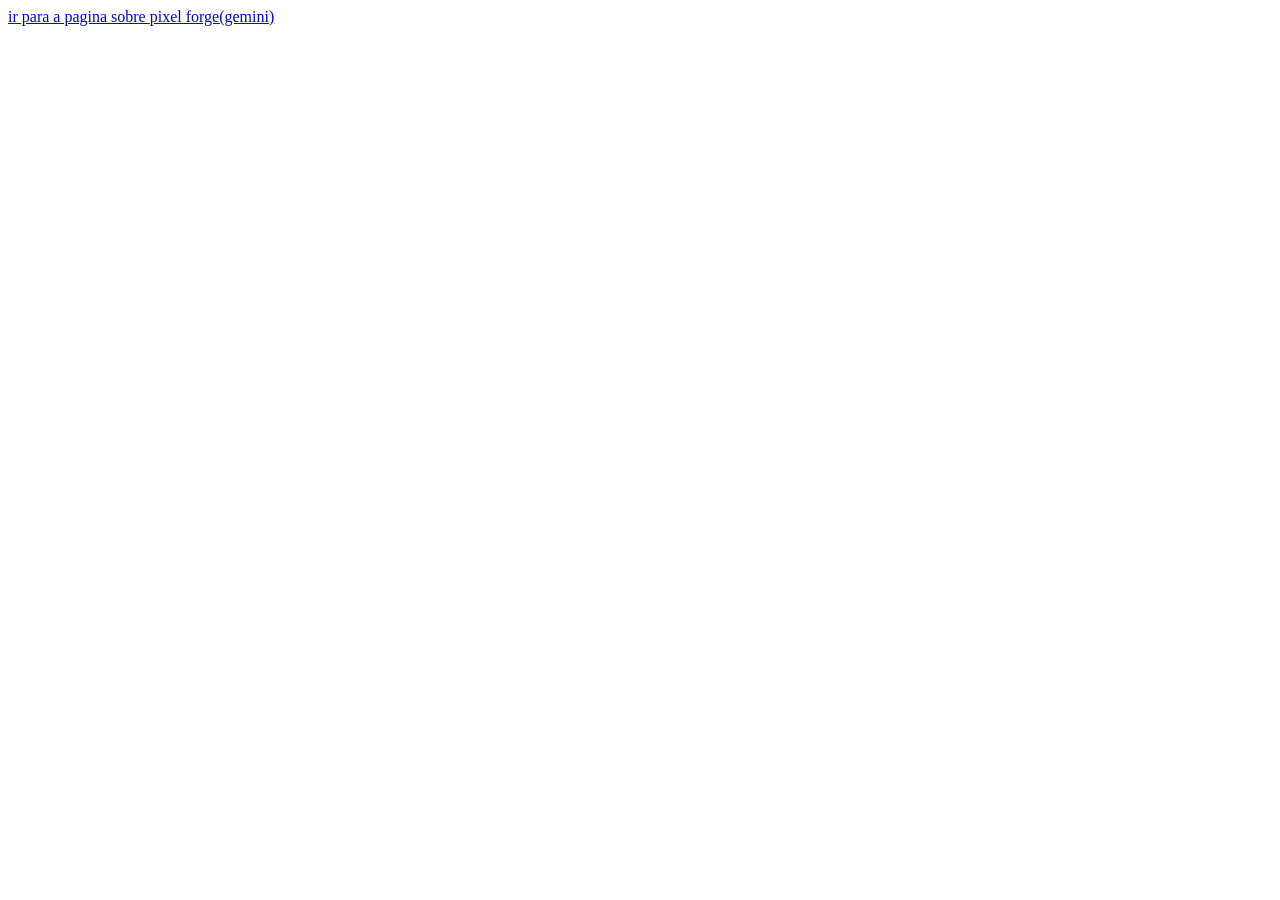
<file: index.html>
<!DOCTYPE html>
<html>
    <head></head>
    <body>
        <a href="sobre.html" > ir para a pagina sobre </a>
        <a href="gemini-code-1779391981391.html">pixel forge(gemini)</a>
    </body>
</html>
</file>
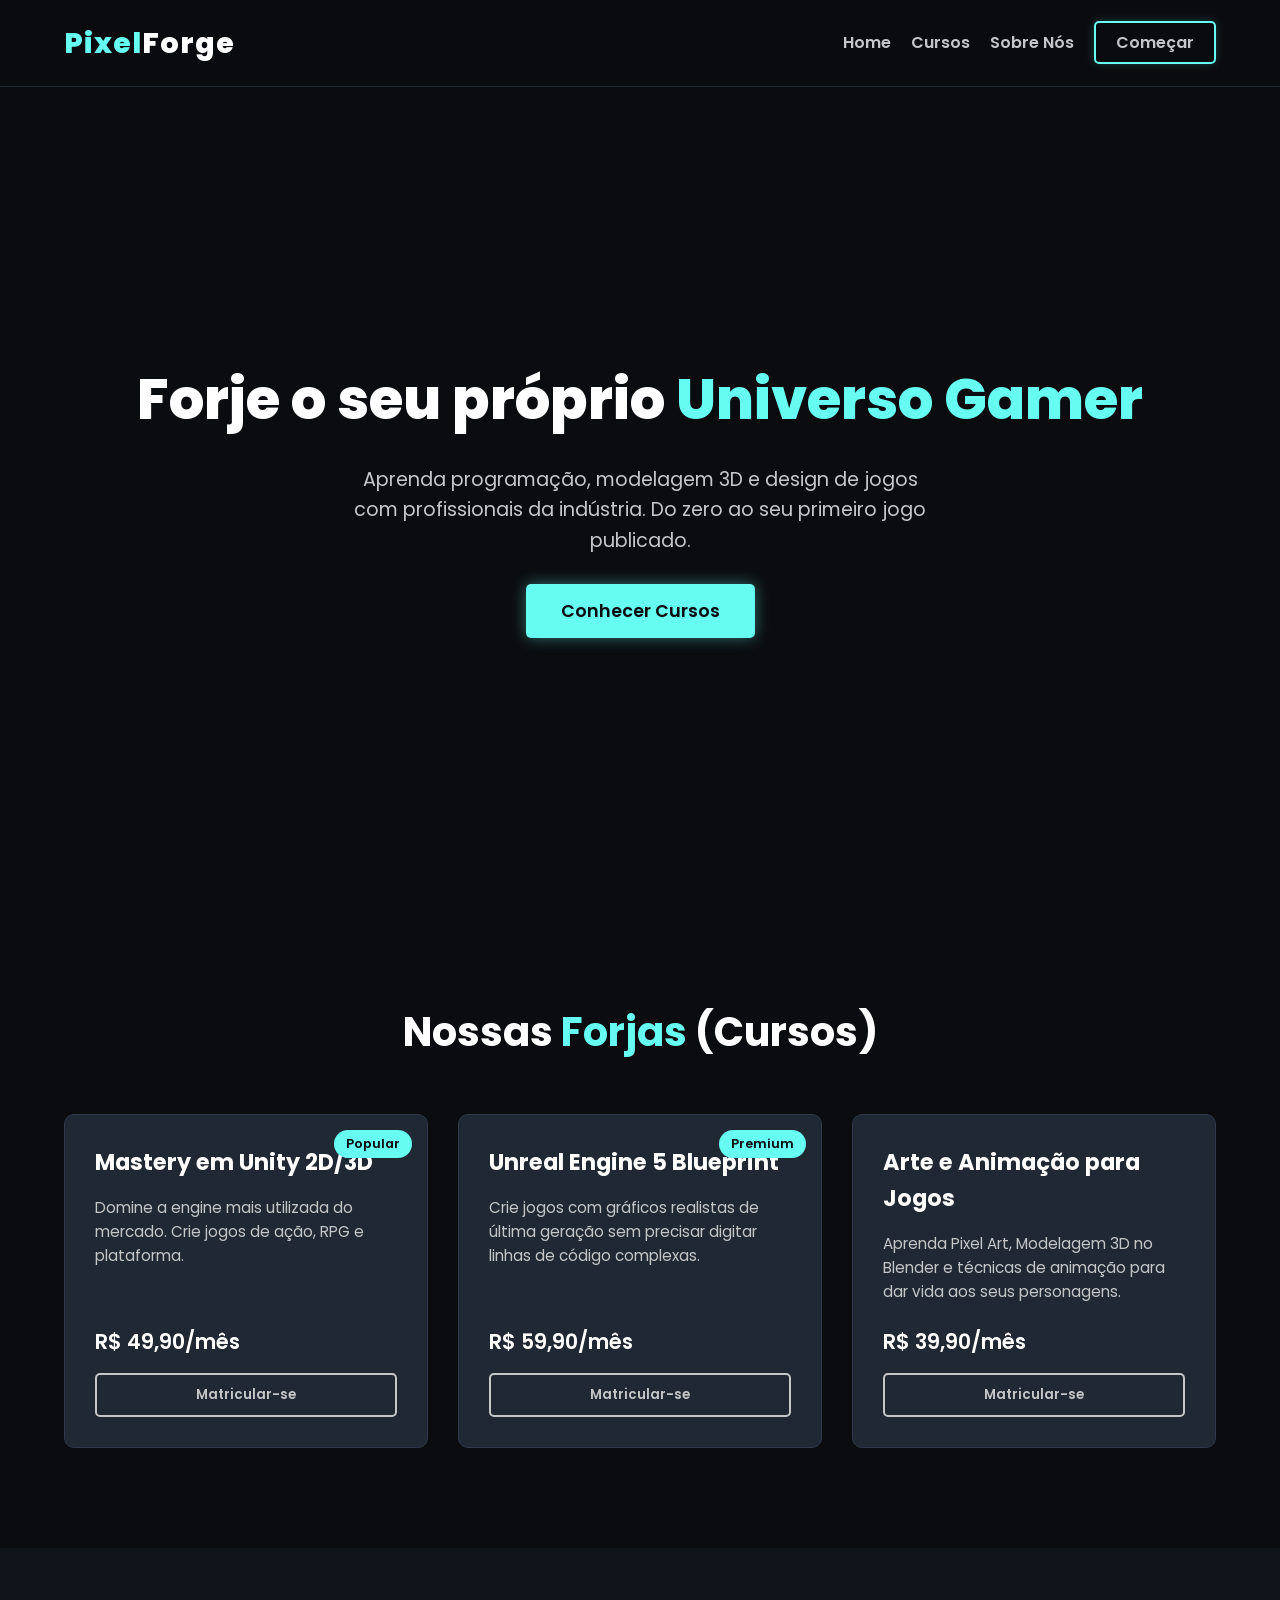
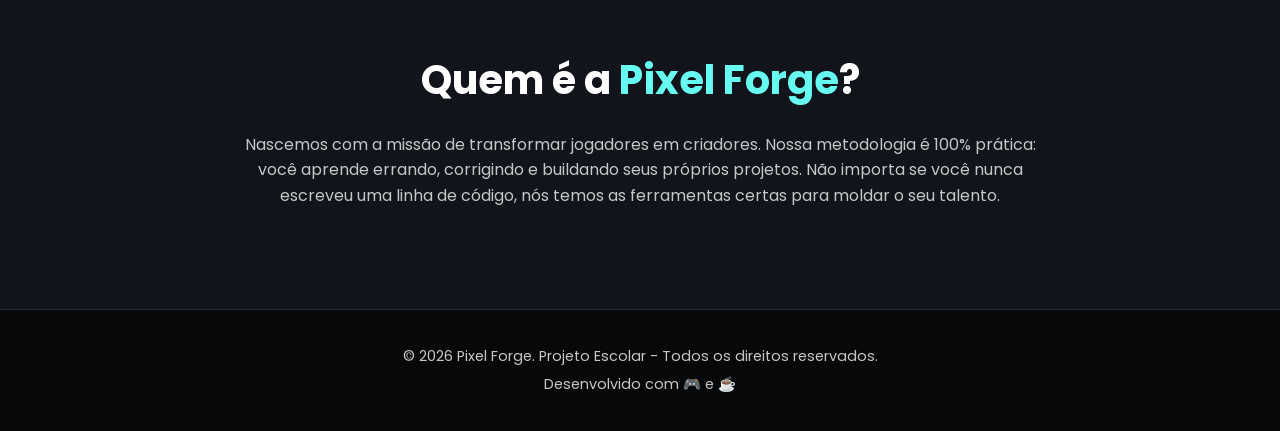
<file: HTML.html>
<!DOCTYPE html>
<html lang="pt-BR">
<head>
    <meta charset="UTF-8">
    <meta name="viewport" content="width=device-width, initial-scale=1.0">
    <title>Pixel Forge | Forjando os Desenvolvedores do Futuro</title>
    <link rel="stylesheet" href="style.css">
    <link href="https://fonts.googleapis.com/css2?family=Poppins:wght@300;400;600;800&display=swap" rel="stylesheet">
</head>
<body>

    <header>
        <div class="container navbar">
            <div class="logo">
                <span>Pixel</span>Forge
            </div>
            <nav>
                <ul>
                    <li><a href="#home">Home</a></li>
                    <li><a href="#cursos">Cursos</a></li>
                    <li><a href="#sobre">Sobre Nós</a></li>
                    <li><a href="#contato" class="btn-nav">Começar</a></li>
                </ul>
            </nav>
        </div>
    </header>

    <section id="home" class="hero">
        <div class="container hero-content">
            <h1>Forje o seu próprio <span>Universo Gamer</span></h1>
            <p>Aprenda programação, modelagem 3D e design de jogos com profissionais da indústria. Do zero ao seu primeiro jogo publicado.</p>
            <a href="#cursos" class="btn-primary">Conhecer Cursos</a>
        </div>
    </section>

    <section id="cursos" class="cursos">
        <div class="container">
            <h2 class="section-title">Nossas <span>Forjas</span> (Cursos)</h2>
            
            <div class="grid-cursos">
                <div class="card-curso">
                    <div class="card-badge">Popular</div>
                    <div class="card-body">
                        <h3>Mastery em Unity 2D/3D</h3>
                        <p>Domine a engine mais utilizada do mercado. Crie jogos de ação, RPG e plataforma.</p>
                        <span class="preco">R$ 49,90/mês</span>
                        <button class="btn-curso" onclick="inscreverCurso('Unity 2D/3D')">Matricular-se</button>
                    </div>
                </div>

                <div class="card-curso">
                    <div class="card-badge">Premium</div>
                    <div class="card-body">
                        <h3>Unreal Engine 5 Blueprint</h3>
                        <p>Crie jogos com gráficos realistas de última geração sem precisar digitar linhas de código complexas.</p>
                        <span class="preco">R$ 59,90/mês</span>
                        <button class="btn-curso" onclick="inscreverCurso('Unreal Engine 5')">Matricular-se</button>
                    </div>
                </div>

                <div class="card-curso">
                    <div class="card-body">
                        <h3>Arte e Animação para Jogos</h3>
                        <p>Aprenda Pixel Art, Modelagem 3D no Blender e técnicas de animação para dar vida aos seus personagens.</p>
                        <span class="preco">R$ 39,90/mês</span>
                        <button class="btn-curso" onclick="inscreverCurso('Arte e Animação')">Matricular-se</button>
                    </div>
                </div>
            </div>
        </div>
    </section>

    <section id="sobre" class="sobre">
        <div class="container sobre-content">
            <div class="sobre-texto">
                <h2>Quem é a <span>Pixel Forge</span>?</h2>
                <p>Nascemos com a missão de transformar jogadores em criadores. Nossa metodologia é 100% prática: você aprende errando, corrigindo e buildando seus próprios projetos. Não importa se você nunca escreveu uma linha de código, nós temos as ferramentas certas para moldar o seu talento.</p>
            </div>
        </div>
    </section>

    <footer>
        <div class="container footer-content">
            <p>&copy; 2026 Pixel Forge. Projeto Escolar - Todos os direitos reservados.</p>
            <p>Desenvolvido com 🎮 e ☕</p>
        </div>
    </footer>

    <script src="script.js"></script>
</body>
</html>
</file>
<file: style.css>
/* Configurações Gerais / Reset */
* {
    margin: 0;
    padding: 0;
    box-sizing: border-box;
    font-family: 'Poppins', sans-serif;
    scroll-behavior: smooth;
}

:root {
    --bg-color: #0b0c10;
    --card-bg: #1f2833;
    --primary-color: #66fcf1; /* Ciano Neon */
    --secondary-color: #45f3ff;
    --text-color: #c5c6c7;
    --white: #ffffff;
}

body {
    background-color: var(--bg-color);
    color: var(--text-color);
    line-height: 1.6;
}

.container {
    width: 90%;
    max-width: 1200px;
    margin: 0 auto;
}

span {
    color: var(--primary-color);
}

/* Navbar */
header {
    background-color: rgba(11, 12, 16, 0.95);
    position: fixed;
    width: 100%;
    top: 0;
    z-index: 1000;
    border-bottom: 1px solid #1f2833;
}

.navbar {
    display: flex;
    justify-content: space-between;
    align-items: center;
    padding: 20px 0;
}

.logo {
    font-size: 1.8rem;
    font-weight: 800;
    color: var(--white);
    letter-spacing: 1px;
}

nav ul {
    display: flex;
    list-style: none;
    align-items: center;
}

nav ul li {
    margin-left: 20px;
}

nav ul li a {
    color: var(--text-color);
    text-decoration: none;
    font-weight: 600;
    transition: 0.3s;
}

nav ul li a:hover {
    color: var(--primary-color);
}

.btn-nav {
    background: transparent;
    border: 2px solid var(--primary-color);
    padding: 8px 20px;
    border-radius: 5px;
    box-shadow: 0 0 10px rgba(102, 252, 241, 0.2);
}

.btn-nav:hover {
    background: var(--primary-color);
    color: var(--bg-color) !important;
    box-shadow: 0 0 20px rgba(102, 252, 241, 0.6);
}

/* Seção Hero */
.hero {
    height: 100vh;
    display: flex;
    align-items: center;
    background: linear-gradient(rgba(11, 12, 16, 0.8), rgba(11, 12, 16, 0.9)), 
                url('https://images.unsplash.com/photo-1511512578047-dfb367046420?q=80&w=1920') no-repeat center center/cover;
    text-align: center;
    padding-top: 80px;
}

.hero-content h1 {
    font-size: 3.5rem;
    font-weight: 800;
    color: var(--white);
    margin-bottom: 20px;
}

.hero-content p {
    font-size: 1.2rem;
    max-width: 600px;
    margin: 0 auto 40px auto;
}

.btn-primary {
    background: var(--primary-color);
    color: var(--bg-color);
    padding: 15px 35px;
    border-radius: 5px;
    text-decoration: none;
    font-weight: 600;
    font-size: 1.1rem;
    box-shadow: 0 0 15px rgba(102, 252, 241, 0.4);
    transition: 0.3s;
}

.btn-primary:hover {
    transform: translateY(-3px);
    box-shadow: 0 0 25px rgba(102, 252, 241, 0.8);
}

/* Seção Cursos */
.cursos {
    padding: 100px 0;
}

.section-title {
    text-align: center;
    font-size: 2.5rem;
    margin-bottom: 50px;
    color: var(--white);
}

.grid-cursos {
    display: grid;
    grid-template-columns: repeat(auto-fit, minmax(300px, 1fr));
    gap: 30px;
}

.card-curso {
    background-color: var(--card-bg);
    border-radius: 10px;
    overflow: hidden;
    position: relative;
    border: 1px solid #2f3b4c;
    transition: 0.3s ease;
    display: flex;
    flex-direction: column;
}

.card-curso:hover {
    transform: translateY(-10px);
    border-color: var(--primary-color);
    box-shadow: 0 10px 20px rgba(102, 252, 241, 0.1);
}

.card-badge {
    position: absolute;
    top: 15px;
    right: 15px;
    background-color: var(--primary-color);
    color: var(--bg-color);
    padding: 4px 12px;
    font-size: 0.8rem;
    font-weight: 600;
    border-radius: 20px;
}

.card-body {
    padding: 30px;
    display: flex;
    flex-direction: column;
    height: 100%;
}

.card-body h3 {
    color: var(--white);
    margin-bottom: 15px;
    font-size: 1.4rem;
}

.card-body p {
    font-size: 0.95rem;
    margin-bottom: 20px;
    flex-grow: 1;
}

.preco {
    font-size: 1.3rem;
    font-weight: 600;
    color: var(--white);
    margin-bottom: 15px;
    display: block;
}

.btn-curso {
    background: transparent;
    border: 2px solid var(--text-color);
    color: var(--text-color);
    padding: 10px;
    border-radius: 5px;
    cursor: pointer;
    font-weight: 600;
    transition: 0.3s;
}

.btn-curso:hover {
    background-color: var(--text-color);
    color: var(--bg-color);
}

/* Seção Sobre */
.sobre {
    padding: 100px 0;
    background-color: #12141c;
    text-align: center;
}

.sobre-content {
    max-width: 800px;
}

.sobre h2 {
    font-size: 2.5rem;
    color: var(--white);
    margin-bottom: 20px;
}

/* Rodapé */
footer {
    background-color: #07080a;
    padding: 30px 0;
    text-align: center;
    font-size: 0.9rem;
    border-top: 1px solid #1f2833;
}

footer p {
    margin: 5px 0;
}

/* Responsividade Básica */
@media (max-width: 768px) {
    nav {
        display: none; /* Esconde o menu em telas muito pequenas para simplificar */
    }
    .hero-content h1 {
        font-size: 2.3rem;
    }
}
</file>
